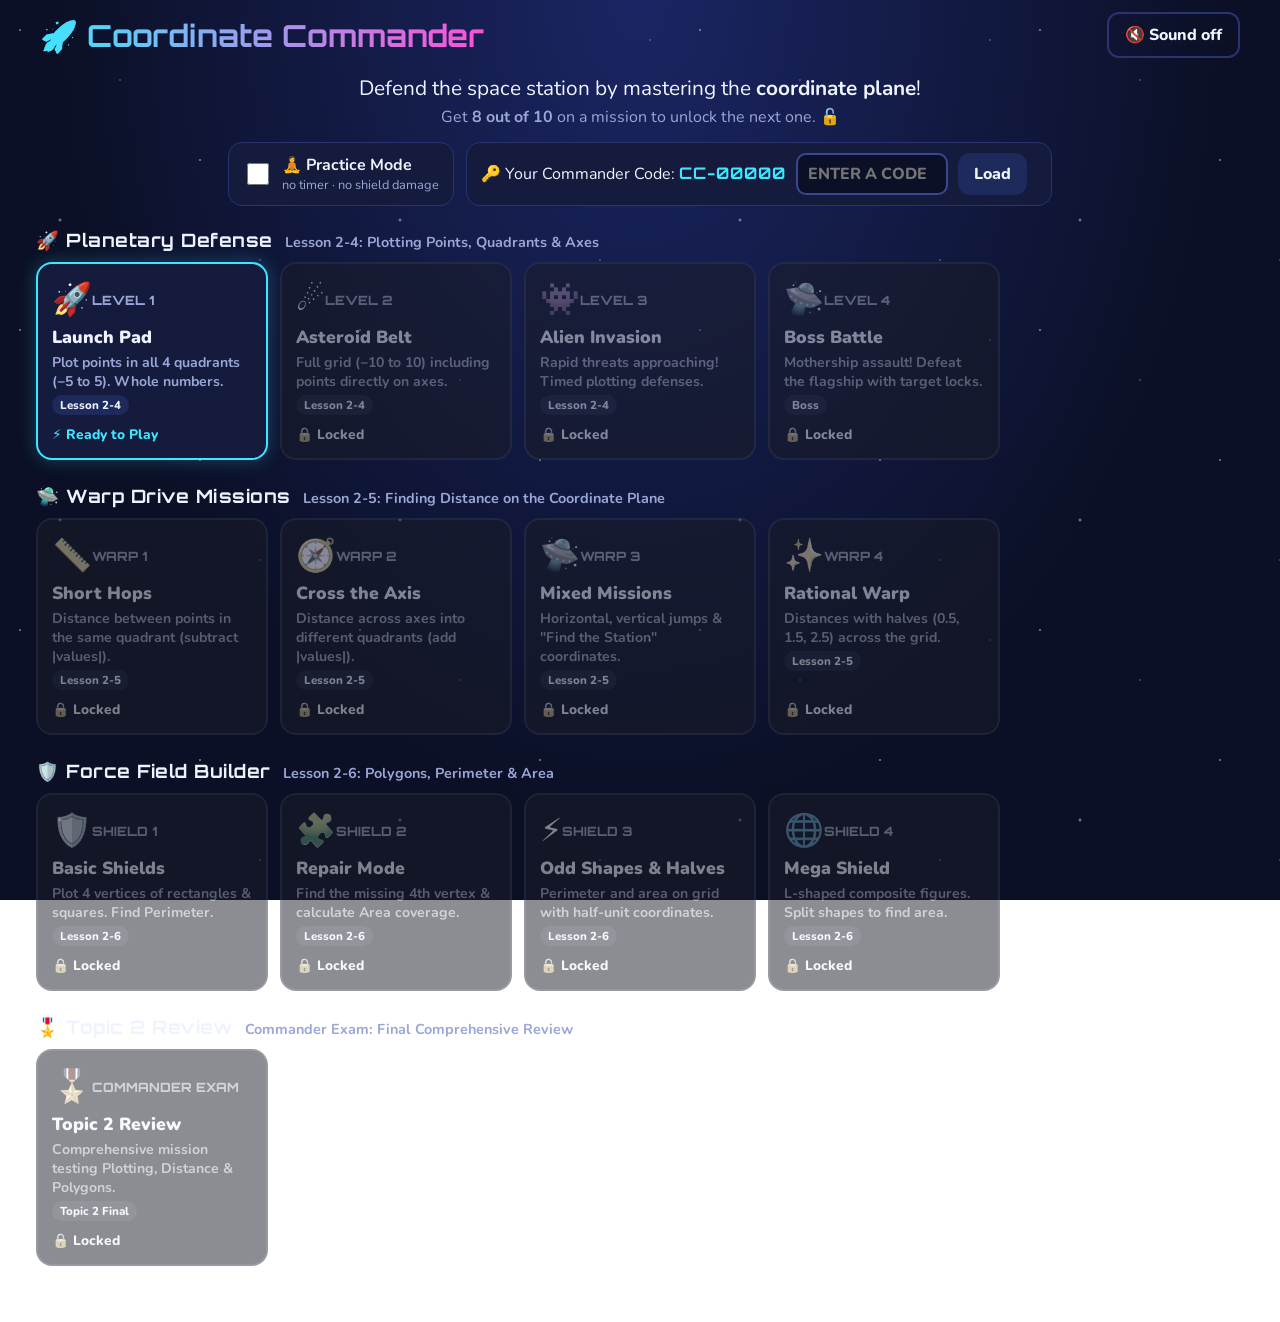
<file: coordinate_commander/index.html>
<!DOCTYPE html>
<html lang="en">
<head>
  <meta charset="UTF-8" />
  <meta name="viewport" content="width=device-width, initial-scale=1.0" />
  <title>Coordinate Commander 🚀</title>
  <meta name="description" content="A space game for practicing the coordinate plane: plotting points, distance, and polygons (Grade 6, enVision Topic 2)." />
  <link rel="icon" href="data:image/svg+xml,<svg xmlns='http://www.w3.org/2000/svg' viewBox='0 0 100 100'><text y='.9em' font-size='90'>🚀</text></svg>" />
  <link rel="preconnect" href="https://fonts.googleapis.com" />
  <link rel="preconnect" href="https://fonts.gstatic.com" crossorigin />
  <link href="https://fonts.googleapis.com/css2?family=Nunito:wght@600;800;900&family=Orbitron:wght@700;900&display=swap" rel="stylesheet" />
  <link rel="stylesheet" href="css/style.css" />
</head>
<body>
  <div id="stars" aria-hidden="true"></div>

  <header class="topbar no-print">
    <h1 class="logo">🚀 Coordinate Commander</h1>
    <button id="soundBtn" class="btn-ghost" type="button">🔇 Sound off</button>
  </header>

  <main>
    <!-- ============ MISSION MAP ============ -->
    <section id="menu" class="screen active">
      <div class="hero">
        <p class="tagline">Defend the space station by mastering the <b>coordinate plane</b>!</p>
        <p class="sub">Get <b>8 out of 10</b> on a mission to unlock the next one. 🔓</p>
      </div>

      <div class="controls-row">
        <label class="chip-box toggle">
          <input type="checkbox" id="practiceToggle" />
          <span>🧘 <b>Practice Mode</b> <small>no timer · no shield damage</small></span>
        </label>

        <div class="chip-box code-box">
          <span>🔑 Your Commander Code: <b id="myCode" class="code">CC-0000</b></span>
          <input id="codeInput" type="text" placeholder="Enter a code" autocomplete="off" aria-label="Enter a Commander Code" />
          <button id="codeBtn" type="button">Load</button>
          <span id="codeMsg" class="code-msg"></span>
        </div>
      </div>

      <div id="stageMap"></div>
    </section>

    <!-- ============ GAME ============ -->
    <section id="game" class="screen">
      <div class="hud">
        <button id="quitBtn" type="button" class="btn-ghost">⬅ Map</button>
        <div id="hudTitle" class="hud-title"></div>
        <div id="hudProgress" class="pill"></div>
        <div id="hudScore" class="pill"></div>
        <div id="hudStreak" class="pill"></div>
        <div id="hudShields" class="pill shields"></div>
      </div>

      <div id="threat" class="threat hidden">
        <div class="threat-track"><span id="threatShip">👾</span></div>
        <span class="threat-station">🛰️</span>
        <span id="threatTime" class="threat-time"></span>
      </div>

      <div id="boss" class="boss hidden">
        <span class="boss-ship">👾</span>
        <div class="boss-info">
          <div class="boss-name">MOTHERSHIP <span id="bossHp"></span></div>
          <div class="boss-bar"><div id="bossFill" class="boss-fill"></div></div>
        </div>
      </div>

      <div class="play">
        <div class="grid-wrap"><svg id="grid" role="img" aria-label="Coordinate grid"></svg></div>
        <div class="panel">
          <div id="qTitle" class="q-title"></div>
          <div id="qPrompt" class="q-prompt"></div>
          <div id="qAnswer" class="q-answer"></div>
          <div id="qFeedback" class="feedback hidden" aria-live="polite"></div>
        </div>
      </div>
    </section>

    <!-- ============ RESULTS / EXAM SCREENS ============ -->
    <section id="results" class="screen">
      <div id="resultsCard" class="result-card"></div>
    </section>
  </main>

  <script src="js/utils.js"></script>
  <script src="js/sound.js"></script>
  <script src="js/grid.js"></script>
  <script src="js/hints.js"></script>
  <script src="js/missions.js"></script>
  <script src="js/warp.js"></script>
  <script src="js/shields.js"></script>
  <script src="js/exam.js"></script>
  <script src="js/game.js"></script>
  <script src="js/main.js"></script>
</body>
</html>
</file>
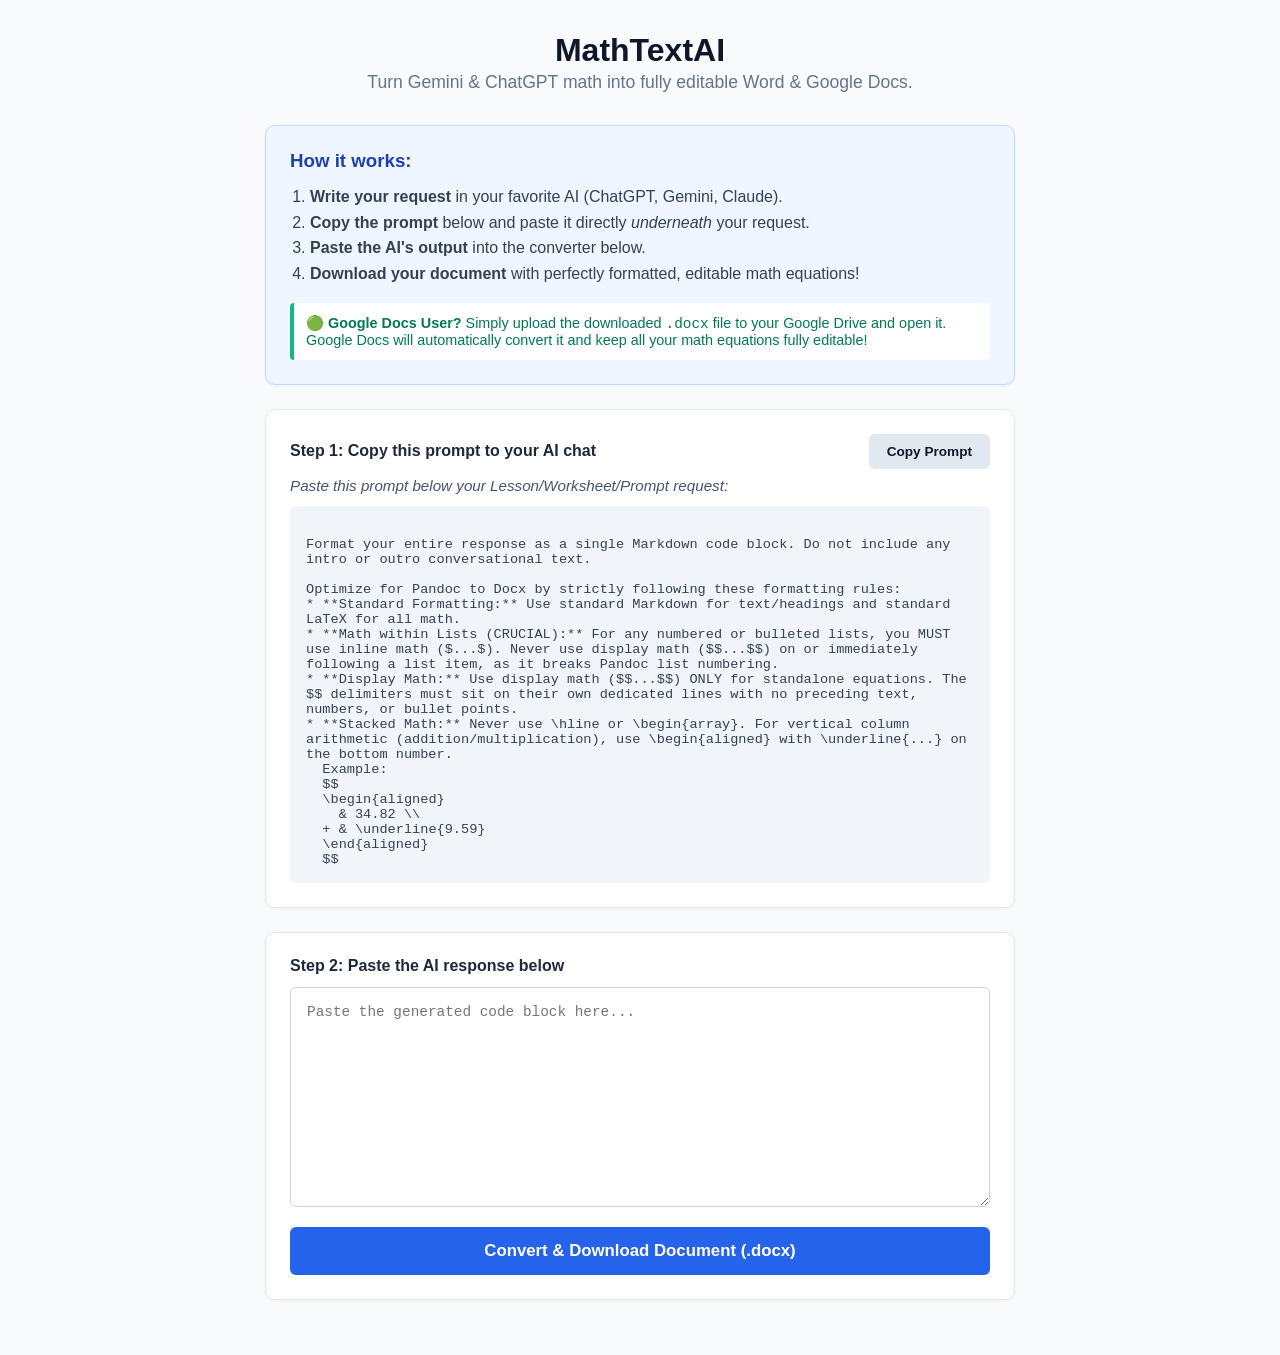
<file: templates/index.html>
<!DOCTYPE html>
<html lang="en">
<head>
    <meta charset="UTF-8">
    <meta name="viewport" content="width=device-width, initial-scale=1.0">
    <title>MathTextAI - Convert AI Math to Word & Google Docs</title>
    <style>
        body {
            font-family: -apple-system, BlinkMacSystemFont, "Segoe UI", Roboto, sans-serif;
            max-width: 750px;
            margin: 2rem auto;
            padding: 0 1rem;
            color: #1e293b;
            background: #f8fafc;
        }

        /* Top Navigation Bar */
        .nav-bar {
            display: flex;
            justify-content: center;
            gap: 12px;
            margin-bottom: 2rem;
        }
        .nav-link {
            text-decoration: none;
            padding: 8px 16px;
            border-radius: 20px;
            font-size: 0.9rem;
            font-weight: 600;
            color: #64748b;
            background: #e2e8f0;
            transition: all 0.2s;
        }
        .nav-link:hover {
            background: #cbd5e1;
            color: #0f172a;
        }
        .nav-link.active {
            background: #2563eb;
            color: #ffffff;
        }

        .header-section {
            text-align: center;
            margin-bottom: 2rem;
        }
        h1 { margin-bottom: 0.2rem; color: #0f172a; }
        .subtitle { color: #64748b; margin-top: 0; font-size: 1.1rem; }
        
        .box {
            background: white;
            border: 1px solid #e2e8f0;
            border-radius: 10px;
            padding: 1.5rem;
            margin-bottom: 1.5rem;
            box-shadow: 0 1px 3px rgba(0,0,0,0.05);
        }
        
        /* Instructions Styling */
        .instructions-box { background: #eff6ff; border-color: #bfdbfe; }
        .instructions-box h3 { margin-top: 0; color: #1e40af; margin-bottom: 0.75rem; }
        .instructions-list { margin: 0; padding-left: 1.25rem; color: #334155; line-height: 1.6; }
        .gdocs-callout {
            margin-top: 1rem;
            padding: 0.75rem;
            background: #ffffff;
            border-left: 4px solid #10b981;
            border-radius: 4px;
            font-size: 0.9rem;
            color: #047857;
        }

        .step-header { display: flex; justify-content: space-between; align-items: center; margin-bottom: 0.5rem; }
        .prompt-text {
            background: #f1f5f9;
            padding: 1rem;
            border-radius: 6px;
            font-size: 0.85rem;
            color: #334155;
            white-space: pre-wrap;
            margin: 0;
            font-family: ui-monospace, SFMono-Regular, monospace;
        }
        textarea {
            width: 100%;
            height: 220px;
            padding: 1rem;
            font-family: ui-monospace, SFMono-Regular, monospace;
            font-size: 0.9rem;
            border: 1px solid #cbd5e1;
            border-radius: 6px;
            box-sizing: border-box;
            margin-bottom: 1rem;
        }
        button {
            border: none;
            padding: 10px 18px;
            border-radius: 6px;
            font-weight: 600;
            cursor: pointer;
            transition: all 0.2s;
        }
        .btn-copy { background: #e2e8f0; color: #0f172a; font-size: 0.85rem; }
        .btn-copy:hover { background: #cbd5e1; }
        .btn-main { background: #2563eb; color: white; width: 100%; font-size: 1.05rem; padding: 14px; }
        .btn-main:hover { background: #1d4ed8; }
    </style>
</head>
<body>



    <div class="header-section">
        <h1>MathTextAI</h1>
        <p class="subtitle">Turn Gemini & ChatGPT math into fully editable Word & Google Docs.</p>
    </div>

    <!-- INSTRUCTIONS -->
    <div class="box instructions-box">
        <h3>How it works:</h3>
        <ol class="instructions-list">
            <li><strong>Write your request</strong> in your favorite AI (ChatGPT, Gemini, Claude).</li>
            <li><strong>Copy the prompt</strong> below and paste it directly <em>underneath</em> your request.</li>
            <li><strong>Paste the AI's output</strong> into the converter below.</li>
            <li><strong>Download your document</strong> with perfectly formatted, editable math equations!</li>
        </ol>
        <div class="gdocs-callout">
            <strong>🟢 Google Docs User?</strong> Simply upload the downloaded <code>.docx</code> file to your Google Drive and open it. Google Docs will automatically convert it and keep all your math equations fully editable!
        </div>
    </div>

    <!-- STEP 1 -->
    <div class="box">
        <div class="step-header">
            <strong>Step 1: Copy this prompt to your AI chat</strong>
            <button class="btn-copy" onclick="copyPrompt()">Copy Prompt</button>
        </div>
        <p style="font-size: 0.95rem; color: #475569; margin-top: 0; margin-bottom: 0.75rem;">
            <em>Paste this prompt below your Lesson/Worksheet/Prompt request:</em>
        </p>
        <pre class="prompt-text" id="prompt">

Format your entire response as a single Markdown code block. Do not include any intro or outro conversational text. 

Optimize for Pandoc to Docx by strictly following these formatting rules:
* **Standard Formatting:** Use standard Markdown for text/headings and standard LaTeX for all math.
* **Math within Lists (CRUCIAL):** For any numbered or bulleted lists, you MUST use inline math ($...$). Never use display math ($$...$$) on or immediately following a list item, as it breaks Pandoc list numbering. 
* **Display Math:** Use display math ($$...$$) ONLY for standalone equations. The $$ delimiters must sit on their own dedicated lines with no preceding text, numbers, or bullet points.
* **Stacked Math:** Never use \hline or \begin{array}. For vertical column arithmetic (addition/multiplication), use \begin{aligned} with \underline{...} on the bottom number. 
  Example:
  $$
  \begin{aligned}
    & 34.82 \\
  + & \underline{9.59}
  \end{aligned}
  $$</pre>
    </div>

    <!-- STEP 2 -->
    <div class="box">
        <strong style="display: block; margin-bottom: 0.75rem;">Step 2: Paste the AI response below</strong>
        <form action="/convert" method="POST">
            <textarea name="markdown_text" placeholder="Paste the generated code block here..."></textarea>
            <button type="submit" class="btn-main">Convert & Download Document (.docx)</button>
        </form>
    </div>

    <script>
        function copyPrompt() {
            navigator.clipboard.writeText(document.getElementById('prompt').innerText);
            const btn = document.querySelector('.btn-copy');
            btn.innerText = 'Copied!';
            btn.style.background = '#bbf7d0';
            btn.style.color = '#166534';
            setTimeout(() => {
                btn.innerText = 'Copy Prompt';
                btn.style.background = '#e2e8f0';
                btn.style.color = '#0f172a';
            }, 2000);
        }
    </script>

</body>
</html>
</file>
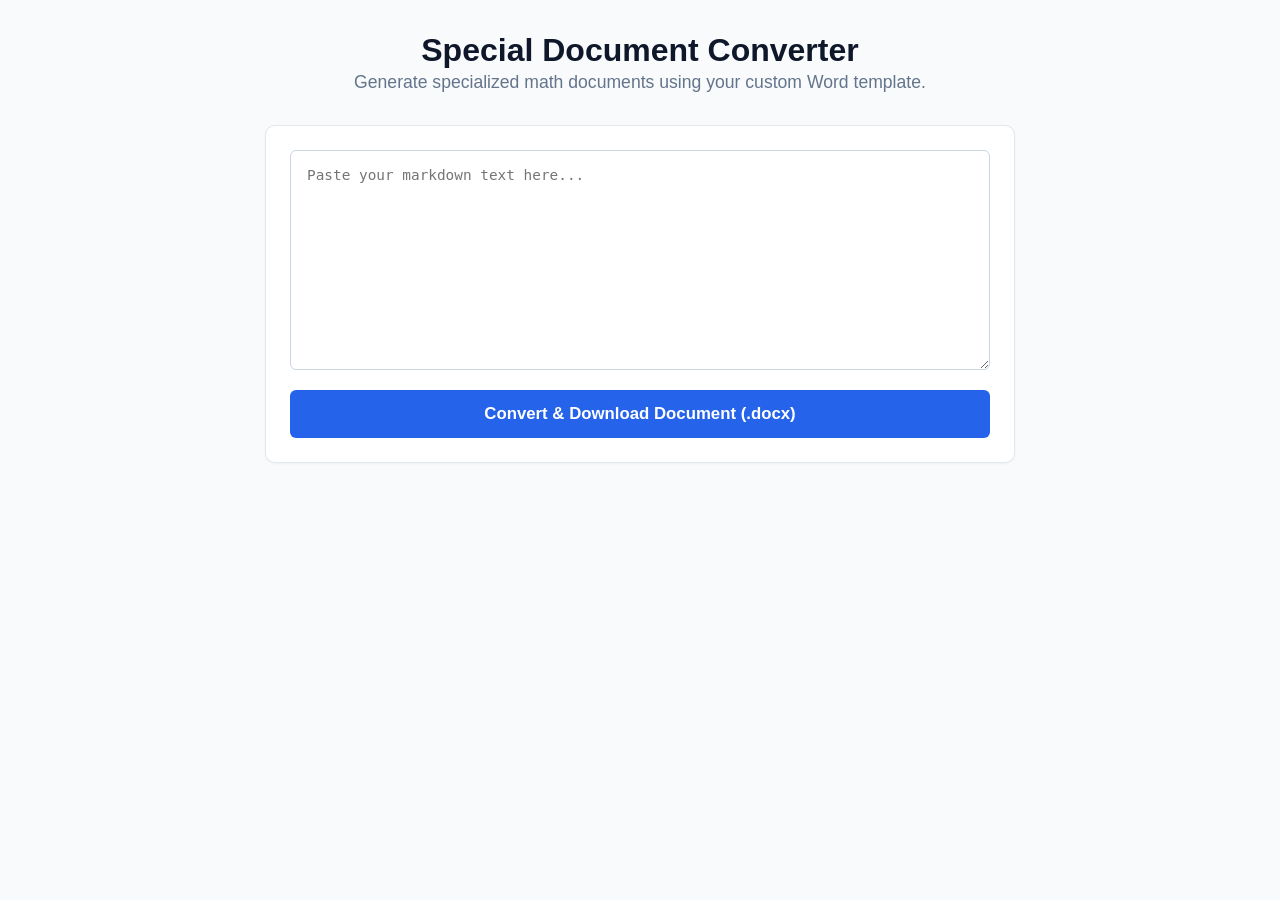
<file: templates/custom-converter.html>
<!DOCTYPE html>
<html lang="en">
<head>
    <meta charset="UTF-8">
    <meta name="viewport" content="width=device-width, initial-scale=1.0">
    <title>MathTextAI - Special Converter</title>
    <style>
        body { font-family: -apple-system, BlinkMacSystemFont, "Segoe UI", Roboto, sans-serif; max-width: 750px; margin: 2rem auto; padding: 0 1rem; color: #1e293b; background: #f8fafc; }
        
        /* Top Navigation Bar */
        .nav-bar {
            display: flex;
            justify-content: center;
            gap: 12px;
            margin-bottom: 2rem;
        }
        .nav-link {
            text-decoration: none;
            padding: 8px 16px;
            border-radius: 20px;
            font-size: 0.9rem;
            font-weight: 600;
            color: #64748b;
            background: #e2e8f0;
            transition: all 0.2s;
        }
        .nav-link:hover {
            background: #cbd5e1;
            color: #0f172a;
        }
        .nav-link.active {
            background: #2563eb;
            color: #ffffff;
        }

        .header-section { text-align: center; margin-bottom: 2rem; }
        h1 { margin-bottom: 0.2rem; color: #0f172a; }
        .subtitle { color: #64748b; margin-top: 0; font-size: 1.1rem; }
        .box { background: white; border: 1px solid #e2e8f0; border-radius: 10px; padding: 1.5rem; margin-bottom: 1.5rem; box-shadow: 0 1px 3px rgba(0,0,0,0.05); }
        textarea { width: 100%; height: 220px; padding: 1rem; font-family: ui-monospace, SFMono-Regular, monospace; font-size: 0.9rem; border: 1px solid #cbd5e1; border-radius: 6px; box-sizing: border-box; margin-bottom: 1rem; }
        .btn-main { background: #2563eb; border: none; color: white; width: 100%; font-size: 1.05rem; padding: 14px; border-radius: 6px; font-weight: 600; cursor: pointer; transition: all 0.2s; }
        .btn-main:hover { background: #1d4ed8; }
    </style>
</head>
<body>



    <div class="header-section">
        <h1>Special Document Converter</h1>
        <p class="subtitle">Generate specialized math documents using your custom Word template.</p>
    </div>

    <div class="box">
        <form action="/custom-convert" method="POST">
            <textarea name="markdown_text" placeholder="Paste your markdown text here..."></textarea>
            <button type="submit" class="btn-main">Convert & Download Document (.docx)</button>
        </form>
    </div>

</body>
</html>
</file>
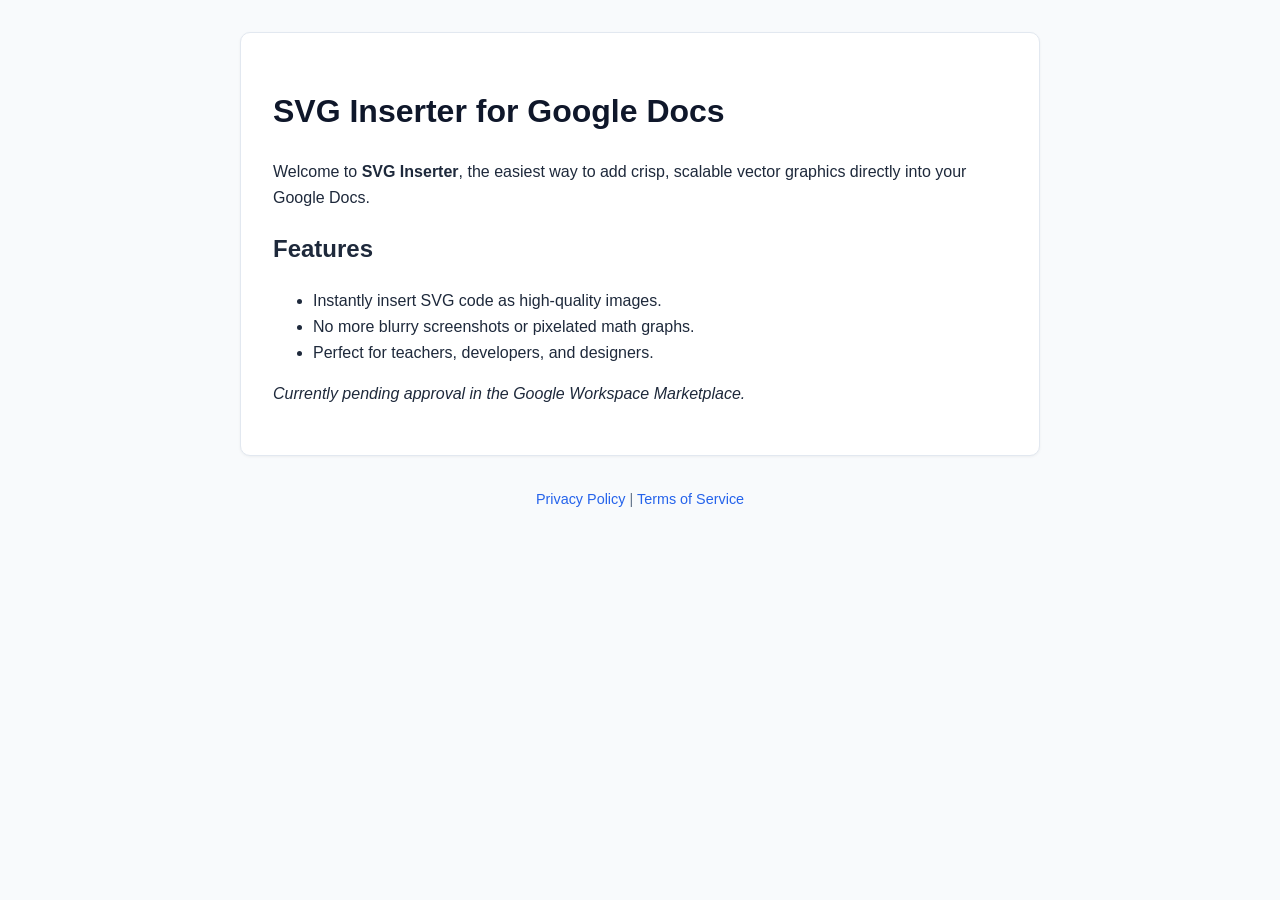
<file: templates/svg-home.html>
<!DOCTYPE html>
<html lang="en">
<head>
    <meta charset="UTF-8">
    <meta name="viewport" content="width=device-width, initial-scale=1.0">
    <title>SVG Inserter for Google Docs</title>
    <style>
        body { font-family: -apple-system, BlinkMacSystemFont, "Segoe UI", Roboto, sans-serif; max-width: 800px; margin: 2rem auto; padding: 0 1rem; color: #1e293b; background: #f8fafc; line-height: 1.6; }
        h1 { color: #0f172a; }
        .container { background: white; padding: 2rem; border-radius: 10px; border: 1px solid #e2e8f0; box-shadow: 0 1px 3px rgba(0,0,0,0.05); }
        .footer { margin-top: 2rem; font-size: 0.9rem; text-align: center; color: #64748b; }
        a { color: #2563eb; text-decoration: none; }
        a:hover { text-decoration: underline; }
    </style>
</head>
<body>
    <div class="container">
        <h1>SVG Inserter for Google Docs</h1>
        <p>Welcome to <strong>SVG Inserter</strong>, the easiest way to add crisp, scalable vector graphics directly into your Google Docs.</p>
        <h2>Features</h2>
        <ul>
            <li>Instantly insert SVG code as high-quality images.</li>
            <li>No more blurry screenshots or pixelated math graphs.</li>
            <li>Perfect for teachers, developers, and designers.</li>
        </ul>
        <p><em>Currently pending approval in the Google Workspace Marketplace.</em></p>
    </div>
    <div class="footer">
        <a href="/svg-inserter/privacy">Privacy Policy</a> | <a href="/svg-inserter/terms">Terms of Service</a>
    </div>
</body>
</html>
</file>
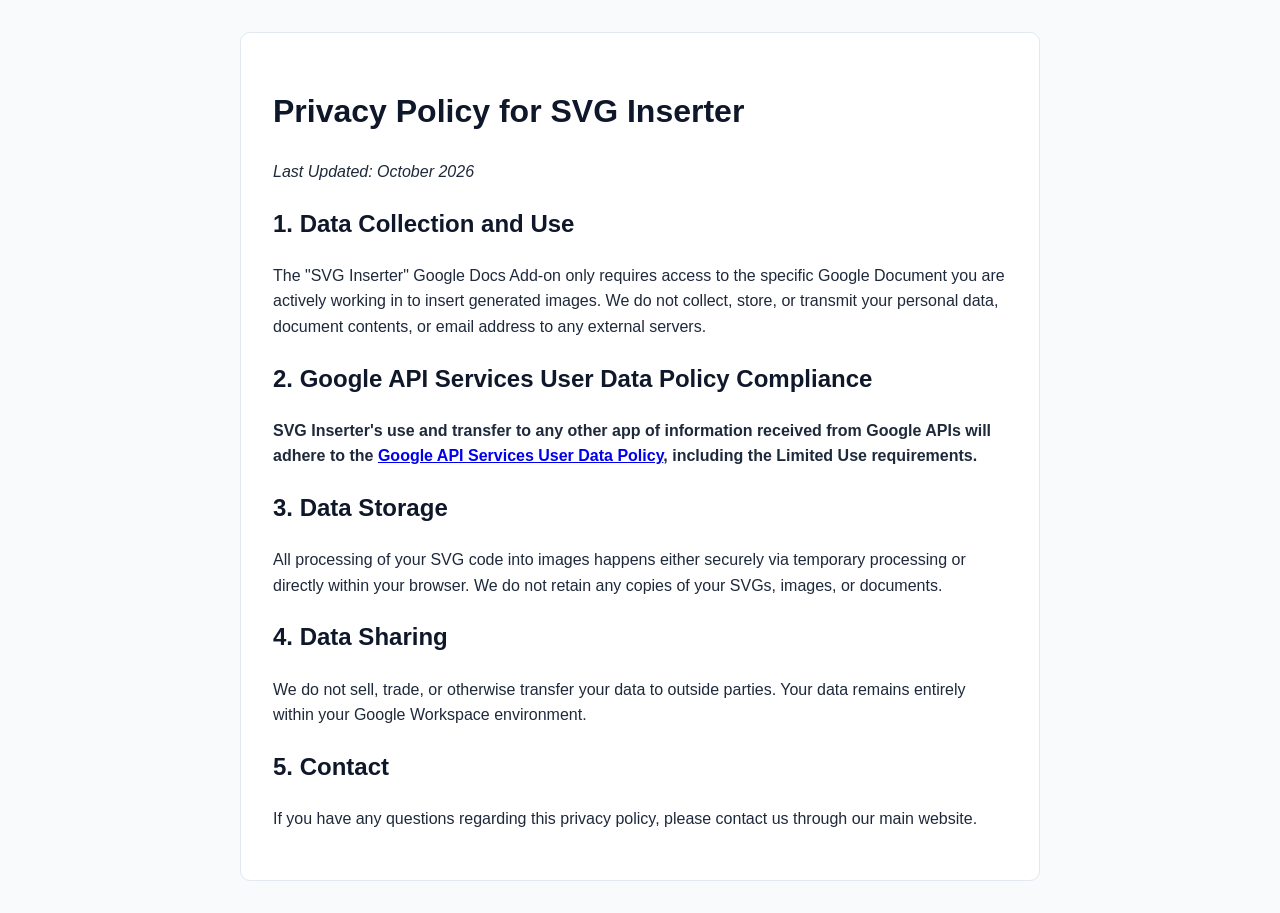
<file: templates/svg-privacy.html>
<!DOCTYPE html>
<html lang="en">
<head>
    <meta charset="UTF-8">
    <meta name="viewport" content="width=device-width, initial-scale=1.0">
    <title>Privacy Policy - SVG Inserter</title>
    <style>
        body { font-family: -apple-system, BlinkMacSystemFont, "Segoe UI", Roboto, sans-serif; max-width: 800px; margin: 2rem auto; padding: 0 1rem; color: #1e293b; background: #f8fafc; line-height: 1.6; }
        .container { background: white; padding: 2rem; border-radius: 10px; border: 1px solid #e2e8f0; }
        h1, h2 { color: #0f172a; }
    </style>
</head>
<body>
    <div class="container">
        <h1>Privacy Policy for SVG Inserter</h1>
        <p><em>Last Updated: October 2026</em></p>
        
        <h2>1. Data Collection and Use</h2>
        <p>The "SVG Inserter" Google Docs Add-on only requires access to the specific Google Document you are actively working in to insert generated images. We do not collect, store, or transmit your personal data, document contents, or email address to any external servers.</p>

        <h2>2. Google API Services User Data Policy Compliance</h2>
        <p><strong>SVG Inserter's use and transfer to any other app of information received from Google APIs will adhere to the <a href="https://developers.google.com/terms/api-services-user-data-policy#additional_requirements_for_specific_api_scopes" target="_blank">Google API Services User Data Policy</a>, including the Limited Use requirements.</strong></p>
        
        <h2>3. Data Storage</h2>
        <p>All processing of your SVG code into images happens either securely via temporary processing or directly within your browser. We do not retain any copies of your SVGs, images, or documents.</p>

        <h2>4. Data Sharing</h2>
        <p>We do not sell, trade, or otherwise transfer your data to outside parties. Your data remains entirely within your Google Workspace environment.</p>

        <h2>5. Contact</h2>
        <p>If you have any questions regarding this privacy policy, please contact us through our main website.</p>
    </div>
</body>
</html>
</file>
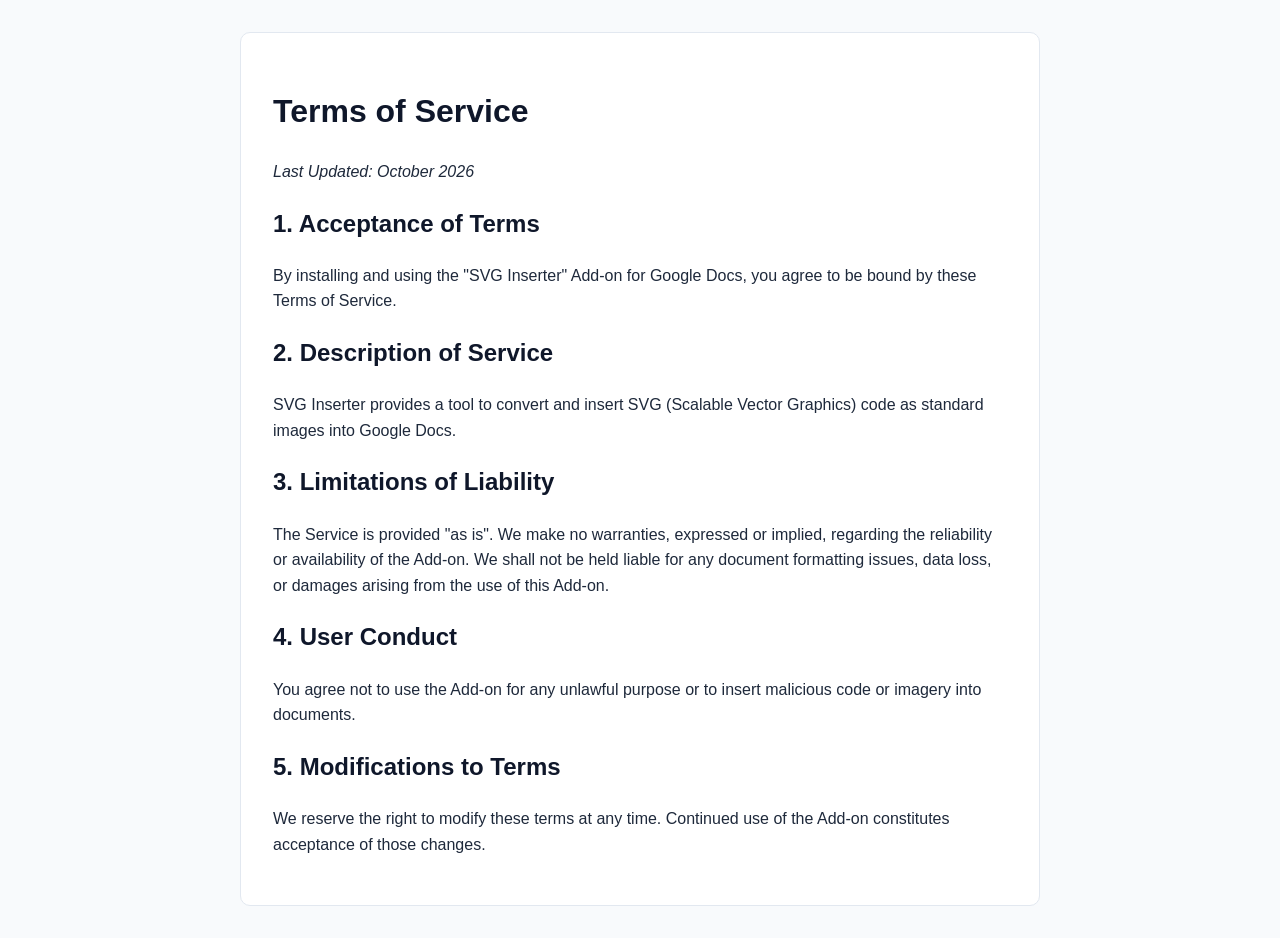
<file: templates/svg-terms.html>
<!DOCTYPE html>
<html lang="en">
<head>
    <meta charset="UTF-8">
    <meta name="viewport" content="width=device-width, initial-scale=1.0">
    <title>Terms of Service - SVG Inserter</title>
    <style>
        body { font-family: -apple-system, BlinkMacSystemFont, "Segoe UI", Roboto, sans-serif; max-width: 800px; margin: 2rem auto; padding: 0 1rem; color: #1e293b; background: #f8fafc; line-height: 1.6; }
        .container { background: white; padding: 2rem; border-radius: 10px; border: 1px solid #e2e8f0; }
        h1, h2 { color: #0f172a; }
    </style>
</head>
<body>
    <div class="container">
        <h1>Terms of Service</h1>
        <p><em>Last Updated: October 2026</em></p>

        <h2>1. Acceptance of Terms</h2>
        <p>By installing and using the "SVG Inserter" Add-on for Google Docs, you agree to be bound by these Terms of Service.</p>

        <h2>2. Description of Service</h2>
        <p>SVG Inserter provides a tool to convert and insert SVG (Scalable Vector Graphics) code as standard images into Google Docs.</p>

        <h2>3. Limitations of Liability</h2>
        <p>The Service is provided "as is". We make no warranties, expressed or implied, regarding the reliability or availability of the Add-on. We shall not be held liable for any document formatting issues, data loss, or damages arising from the use of this Add-on.</p>

        <h2>4. User Conduct</h2>
        <p>You agree not to use the Add-on for any unlawful purpose or to insert malicious code or imagery into documents.</p>

        <h2>5. Modifications to Terms</h2>
        <p>We reserve the right to modify these terms at any time. Continued use of the Add-on constitutes acceptance of those changes.</p>
    </div>
</body>
</html>
</file>
<file: coordinate_commander/css/style.css>
/* =========================================================
   Coordinate Commander — space theme
   ========================================================= */
:root {
  --bg: #0b1026;
  --panel: #141b3d;
  --panel2: #1f2a5c;
  --line: #2a3570;
  --cyan: #3ee6ff;
  --pink: #ff4fd8;
  --yellow: #ffd23f;
  --green: #3dff8a;
  --red: #ff4f6d;
  --text: #eef3ff;
  --muted: #9aa6d6;
  --title: 'Orbitron', 'Trebuchet MS', sans-serif;
}

* { box-sizing: border-box; }

body {
  margin: 0;
  font-family: 'Nunito', system-ui, -apple-system, 'Segoe UI', sans-serif;
  color: var(--text);
  background: radial-gradient(ellipse at top, #1b2563 0%, var(--bg) 65%) fixed;
  min-height: 100vh;
}

/* twinkling starfield */
#stars {
  position: fixed;
  inset: 0;
  z-index: -1;
  pointer-events: none;
  background-image:
    radial-gradient(1.5px 1.5px at 20px 30px, #fff, transparent),
    radial-gradient(1px 1px at 120px 80px, #cfe8ff, transparent),
    radial-gradient(1.5px 1.5px at 200px 160px, #fff, transparent),
    radial-gradient(1px 1px at 310px 40px, #ffe9fb, transparent),
    radial-gradient(1px 1px at 260px 260px, #fff, transparent),
    radial-gradient(2px 2px at 60px 220px, #bdf6ff, transparent);
  background-size: 340px 300px;
  animation: drift 120s linear infinite;
  opacity: 0.7;
}
@keyframes drift { to { background-position: -340px 600px; } }

.hidden { display: none !important; }

main { max-width: 1240px; margin: 0 auto; padding: 0 16px 32px; }

/* ---------- buttons & inputs ---------- */
button {
  font: inherit;
  font-weight: 800;
  cursor: pointer;
  border: 0;
  border-radius: 12px;
  padding: 10px 16px;
  background: var(--panel2);
  color: var(--text);
  transition: transform 0.1s, background 0.2s, box-shadow 0.2s;
}
button:hover:not(:disabled) { transform: translateY(-1px); background: #2a3878; }
button:disabled { opacity: 0.5; cursor: default; }
.btn-primary {
  background: linear-gradient(135deg, var(--cyan), #3b82f6);
  color: #06102b;
}
.btn-primary:hover:not(:disabled) { background: linear-gradient(135deg, #7af0ff, #5b9bff); box-shadow: 0 0 16px rgba(62, 230, 255, 0.5); }
.btn-ghost { background: transparent; border: 2px solid var(--line); }

input[type='text'] {
  font: inherit;
  font-weight: 800;
  font-size: 1.2rem;
  padding: 8px 10px;
  border-radius: 10px;
  border: 2px solid #3a4890;
  background: var(--bg);
  color: var(--text);
}
input[type='text']:focus { outline: none; border-color: var(--cyan); box-shadow: 0 0 0 3px rgba(62, 230, 255, 0.2); }

/* ---------- top bar ---------- */
.topbar {
  display: flex;
  justify-content: space-between;
  align-items: center;
  gap: 12px;
  padding: 12px 20px;
  max-width: 1240px;
  margin: 0 auto;
}
.logo {
  font-family: var(--title);
  font-size: clamp(1.2rem, 3vw, 1.9rem);
  margin: 0;
  background: linear-gradient(90deg, var(--cyan), var(--pink));
  -webkit-background-clip: text;
  background-clip: text;
  color: transparent;
}

/* ---------- screens ---------- */
.screen { display: none; }
.screen.active { display: block; animation: fadein 0.3s; }
@keyframes fadein { from { opacity: 0; } to { opacity: 1; } }

/* ---------- menu ---------- */
.hero { text-align: center; margin: 4px 0 10px; }
.tagline { font-size: 1.3rem; margin: 0 0 4px; }
.sub { color: var(--muted); margin: 0; }

.controls-row { display: flex; flex-wrap: wrap; gap: 12px; justify-content: center; margin: 14px 0 22px; }
.chip-box {
  background: var(--panel);
  border: 1px solid var(--line);
  border-radius: 14px;
  padding: 10px 14px;
  display: flex;
  align-items: center;
  gap: 10px;
  flex-wrap: wrap;
}
.chip-box small { color: var(--muted); display: block; font-size: 0.8rem; }
.toggle { cursor: pointer; }
.toggle input { width: 22px; height: 22px; accent-color: var(--cyan); cursor: pointer; }
.code { font-family: var(--title); color: var(--cyan); letter-spacing: 1px; }
.code-box input { width: 9.5em; font-size: 1rem; text-transform: uppercase; }
.code-msg { font-size: 0.9rem; font-weight: 800; }
.code-msg.good { color: var(--green); }
.code-msg.bad { color: var(--red); }

.group { margin-bottom: 24px; }
.group h2 { font-family: var(--title); font-size: 1.15rem; margin: 0 0 10px; letter-spacing: 0.5px; }
.group h2 small { font-family: 'Nunito', sans-serif; color: var(--muted); font-size: 0.9rem; font-weight: 700; margin-left: 6px; letter-spacing: 0; }
.cards { display: grid; grid-template-columns: repeat(auto-fill, minmax(220px, 1fr)); gap: 12px; }

.card-stage {
  text-align: left;
  background: var(--panel);
  border: 2px solid var(--line);
  border-radius: 16px;
  padding: 14px;
  display: flex;
  flex-direction: column;
  gap: 4px;
  min-height: 150px;
}
.card-stage .top { display: flex; justify-content: space-between; align-items: center; }
.card-stage .ic { font-size: 2rem; }
.card-stage .tag { font-family: var(--title); font-size: 0.8rem; color: var(--muted); }
.card-stage .nm { font-weight: 900; font-size: 1.1rem; }
.card-stage .ds { color: var(--muted); font-size: 0.88rem; font-weight: 700; }
.card-stage .st { margin-top: auto; padding-top: 6px; font-size: 0.86rem; font-weight: 800; }
.card-stage .badges { display: flex; gap: 4px; flex-wrap: wrap; }
.badge { font-size: 0.72rem; background: var(--panel2); border-radius: 999px; padding: 2px 8px; font-weight: 800; }
.card-stage.ready { border-color: var(--cyan); box-shadow: 0 0 18px rgba(62, 230, 255, 0.25); }
.card-stage.ready .st { color: var(--cyan); }
.card-stage.done { border-color: var(--green); }
.card-stage.done .st { color: var(--green); }
.card-stage.locked { opacity: 0.5; filter: grayscale(0.7); cursor: not-allowed; }
.card-stage.locked:hover { transform: none; background: var(--panel); }
.group-warp .card-stage.ready { border-color: var(--pink); box-shadow: 0 0 18px rgba(255, 79, 216, 0.25); }
.group-warp .card-stage.ready .st { color: var(--pink); }
.group-shield .card-stage.ready { border-color: var(--yellow); box-shadow: 0 0 18px rgba(255, 210, 63, 0.25); }
.group-shield .card-stage.ready .st { color: var(--yellow); }
.group-exam .card-stage { min-height: 120px; }

/* ---------- game HUD ---------- */
.hud {
  display: flex;
  gap: 8px;
  align-items: center;
  flex-wrap: wrap;
  background: var(--panel);
  border: 1px solid var(--line);
  border-radius: 14px;
  padding: 8px 10px;
  margin-bottom: 10px;
}
.hud-title { font-family: var(--title); flex: 1; min-width: 160px; font-size: 1rem; }
.pill { background: var(--panel2); border-radius: 999px; padding: 6px 12px; font-weight: 900; white-space: nowrap; }
#hudStreak.hot { background: linear-gradient(135deg, #ff7a18, #ff4fd8); animation: pulse 0.8s infinite alternate; }
@keyframes pulse { to { box-shadow: 0 0 14px rgba(255, 122, 24, 0.8); } }
.shields .lost { opacity: 0.18; filter: grayscale(1); }
.shields.hit { animation: shake 0.45s; }

.threat { display: flex; align-items: center; gap: 8px; margin-bottom: 10px; }
.threat-track {
  flex: 1;
  position: relative;
  height: 34px;
  border-radius: 999px;
  background: linear-gradient(90deg, rgba(61, 255, 138, 0.12), rgba(255, 210, 63, 0.18) 60%, rgba(255, 79, 109, 0.45));
  border: 1px solid var(--line);
  overflow: hidden;
}
#threatShip { position: absolute; top: 50%; left: 0; transform: translate(0, -50%); font-size: 24px; }
.threat-station { font-size: 28px; }
.threat.danger .threat-station { animation: shake 0.5s infinite; }
.threat-time { font-weight: 900; min-width: 3.2ch; text-align: right; font-size: 1.1rem; }
.threat.danger .threat-time { color: var(--red); }

.boss {
  display: flex;
  align-items: center;
  gap: 12px;
  background: linear-gradient(90deg, rgba(255, 79, 109, 0.15), var(--panel));
  border: 1px solid var(--red);
  border-radius: 14px;
  padding: 6px 14px;
  margin-bottom: 10px;
}
.boss-ship { font-size: 42px; display: inline-block; }
.boss.hit .boss-ship { animation: shake 0.45s; filter: brightness(2); }
.boss-info { flex: 1; }
.boss-name { font-family: var(--title); font-size: 0.85rem; margin-bottom: 4px; }
.boss-name span { color: var(--muted); font-family: 'Nunito', sans-serif; margin-left: 6px; }
.boss-bar { height: 14px; background: #2a1830; border-radius: 999px; overflow: hidden; }
.boss-fill { height: 100%; width: 100%; background: linear-gradient(90deg, var(--red), var(--pink)); transition: width 0.5s; }

/* ---------- play area ---------- */
.play { display: grid; grid-template-columns: auto minmax(300px, 1fr); gap: 16px; align-items: start; }
.grid-wrap { width: min(92vw, calc(100vh - 190px), 640px); min-width: 300px; aspect-ratio: 1 / 1; }
#grid { width: 100%; height: 100%; display: block; overflow: visible; touch-action: manipulation; user-select: none; -webkit-user-select: none; }
.panel { background: var(--panel); border: 1px solid var(--line); border-radius: 16px; padding: 18px; }
.q-title { font-family: var(--title); color: var(--cyan); font-size: 1.1rem; margin-bottom: 10px; }
.q-prompt { font-size: 1.18rem; line-height: 1.55; margin-bottom: 16px; }
.coord { font-weight: 900; color: var(--yellow); white-space: nowrap; font-size: 1.12em; }

.answer-row { display: flex; align-items: center; gap: 8px; flex-wrap: wrap; font-size: 1.3rem; font-weight: 900; }
.answer-row input { width: 4.6em; text-align: center; }
.answer-row .paren { font-size: 1.8rem; color: var(--muted); }
.answer-row .suffix { font-size: 1rem; color: var(--muted); }
.input-error { color: var(--red); font-size: 0.95rem; min-height: 1.3em; margin-top: 6px; font-weight: 800; }

.choice-grid { display: grid; gap: 8px; }
.choice { padding: 12px; line-height: 1.3; }
.choice.correct { background: var(--green); color: #06210f; opacity: 1; }
.choice.wrong { background: var(--red); color: #fff; opacity: 1; }
.step-label { margin-bottom: 8px; }
.step-ok { margin: 12px 0 8px; color: var(--green); font-weight: 800; }

.vchips { display: flex; flex-wrap: wrap; gap: 6px; margin-top: 10px; }
.vchip { background: var(--panel2); padding: 4px 10px; border-radius: 999px; font-weight: 900; color: var(--yellow); font-size: 1rem; transition: background 0.2s; }
.vchip.on { background: var(--green); color: #06210f; }

.feedback { margin-top: 16px; padding: 14px 16px; border-radius: 14px; font-size: 1.05rem; line-height: 1.5; animation: fadein 0.25s; }
.feedback.good { background: rgba(61, 255, 138, 0.1); border: 2px solid var(--green); }
.feedback.bad { background: rgba(255, 79, 109, 0.08); border: 2px solid var(--red); }
.feedback .fb-head { font-weight: 900; font-size: 1.15rem; }
.feedback .hint { margin-top: 6px; }
.feedback .next-row { margin-top: 12px; }
.pts { color: var(--yellow); font-weight: 900; margin-left: 4px; white-space: nowrap; }

.shake { animation: shake 0.4s; }
@keyframes shake {
  0%, 100% { transform: translateX(0); }
  20% { transform: translateX(-6px); }
  40% { transform: translateX(6px); }
  60% { transform: translateX(-4px); }
  80% { transform: translateX(4px); }
}

/* ---------- SVG grid ---------- */
.grid-bg { fill: #0e1533; stroke: var(--line); stroke-width: 2; }
.grid-line { stroke: #26326e; stroke-width: 1; }
.grid-half { stroke: #1c2656; stroke-width: 1; stroke-dasharray: 2 4; }
.axis { stroke: #9fb0ff; stroke-width: 2.5; }
.arrow-head { fill: #9fb0ff; }
.tick { fill: var(--muted); font-size: 11px; font-weight: 800; font-family: 'Nunito', sans-serif; }
.axis-name { fill: #dbe2ff; font-weight: 900; font-style: italic; font-size: 17px; font-family: 'Nunito', sans-serif; }
svg.clickable { cursor: crosshair; }
.layer-shapes, .layer-guides, .layer-markers, .layer-fx, .layer-cursor { pointer-events: none; }
.cursor-ring { fill: rgba(62, 230, 255, 0.18); stroke: var(--cyan); stroke-width: 2; }
.cursor-dot { fill: var(--cyan); }

.emoji { font-family: 'Apple Color Emoji', 'Segoe UI Emoji', 'Noto Color Emoji', sans-serif; }
.pop { animation: pop 0.35s ease-out; transform-box: fill-box; transform-origin: center; }
@keyframes pop { from { transform: scale(0); } 70% { transform: scale(1.25); } to { transform: scale(1); } }
.dot { fill: var(--cyan); stroke: #fff; stroke-width: 2; }
.pt-label, .measure-label, .grid-note {
  font-family: 'Nunito', sans-serif;
  font-weight: 900;
  font-size: 14px;
  fill: #fff;
  paint-order: stroke;
  stroke: #0b1026;
  stroke-width: 4px;
  stroke-linejoin: round;
}

.laser { stroke: var(--pink); stroke-width: 4; stroke-linecap: round; filter: drop-shadow(0 0 6px var(--pink)); animation: laser 0.28s linear forwards; }
@keyframes laser { from { opacity: 1; } to { opacity: 0.3; } }
.boom { animation: boom 0.85s ease-out forwards; transform-box: fill-box; transform-origin: center; }
@keyframes boom { 0% { transform: scale(0.2); opacity: 1; } 60% { transform: scale(1.4); opacity: 1; } 100% { transform: scale(1.9); opacity: 0; } }
.boom-ring { fill: rgba(255, 210, 63, 0.35); stroke: var(--yellow); stroke-width: 3; }

.warp-path { stroke: var(--pink); stroke-width: 3; stroke-dasharray: 8 6; animation: dash 1s linear infinite; }
@keyframes dash { to { stroke-dashoffset: -28; } }
.seg-a { stroke: var(--cyan); stroke-width: 6; stroke-linecap: round; opacity: 0.75; }
.seg-b { stroke: var(--yellow); stroke-width: 6; stroke-linecap: round; opacity: 0.75; }
.seg-a-label { fill: var(--cyan); }
.seg-b-label { fill: var(--yellow); }
.count-label { font-size: 12px; fill: var(--pink); animation: fadein 0.2s both; }

.shield { fill: rgba(62, 230, 255, 0.16); stroke: var(--cyan); stroke-width: 3; stroke-linejoin: round; }
.shield-glow { filter: drop-shadow(0 0 10px var(--cyan)); animation: glow 1.2s ease-in-out infinite alternate; }
@keyframes glow { from { fill: rgba(62, 230, 255, 0.12); } to { fill: rgba(62, 230, 255, 0.32); } }
.shield-reveal { fill: rgba(255, 210, 63, 0.1); stroke: var(--yellow); stroke-width: 3; stroke-dasharray: 9 6; stroke-linejoin: round; }
.edge { stroke: var(--cyan); stroke-width: 3; stroke-linecap: round; }
.edge-dash { stroke: #9fb0ff; stroke-width: 2; stroke-dasharray: 6 6; }
.side { stroke: var(--yellow); stroke-width: 4; stroke-linecap: round; opacity: 0.8; }
.side-label { fill: var(--yellow); }
.cell { fill: rgba(61, 255, 138, 0.3); stroke: rgba(61, 255, 138, 0.9); stroke-width: 1; animation: fadein 0.25s both; }
.cell.cell-b { fill: rgba(255, 79, 216, 0.3); stroke: rgba(255, 79, 216, 0.9); }
.split { stroke: var(--pink); stroke-width: 3; stroke-dasharray: 6 5; }

/* ---------- results ---------- */
.result-card {
  max-width: 660px;
  margin: 24px auto;
  background: var(--panel);
  border: 2px solid var(--line);
  border-radius: 22px;
  padding: 28px;
  text-align: center;
}
.result-card h2 { font-family: var(--title); margin: 6px 0; font-size: 1.7rem; }
.result-card p { font-size: 1.1rem; line-height: 1.5; }
.big-emoji { font-size: 70px; line-height: 1; }
.stats { display: flex; justify-content: center; gap: 12px; flex-wrap: wrap; margin: 18px 0; }
.stat { background: var(--panel2); border-radius: 14px; padding: 10px 16px; min-width: 120px; color: var(--muted); font-weight: 800; }
.stat b { display: block; font-size: 1.7rem; color: var(--yellow); }
.unlocks { background: rgba(62, 230, 255, 0.08); border: 2px dashed var(--cyan); border-radius: 14px; padding: 10px; margin: 14px 0; font-weight: 800; }
.code-big { font-family: var(--title); font-size: 1.6rem; letter-spacing: 2px; color: var(--cyan); }
.btn-row { display: flex; gap: 10px; justify-content: center; flex-wrap: wrap; margin-top: 18px; }
.name-input { width: 100%; max-width: 320px; text-align: center; margin: 8px 0; }
.report-table { width: 100%; border-collapse: collapse; margin: 14px 0; font-size: 1.05rem; }
.report-table th, .report-table td { padding: 8px 10px; border-bottom: 1px solid var(--line); text-align: left; }
.report-table td.num { text-align: right; font-weight: 900; }
.rank { font-size: 1.4rem; font-weight: 900; color: var(--yellow); }
.muted { color: var(--muted); }

/* ---------- responsive ---------- */
@media (max-width: 900px) {
  .play { grid-template-columns: 1fr; }
  .grid-wrap { width: min(94vw, 600px); min-width: 0; margin: 0 auto; }
}

/* ---------- print (exam report) ---------- */
@media print {
  body { background: #fff; color: #000; }
  #stars, .no-print, .topbar { display: none !important; }
  .result-card { border: 2px solid #000; background: #fff; color: #000; }
  .stat { background: #eee; color: #000; }
  .stat b, .rank, .code-big { color: #000; }
}
</file>
